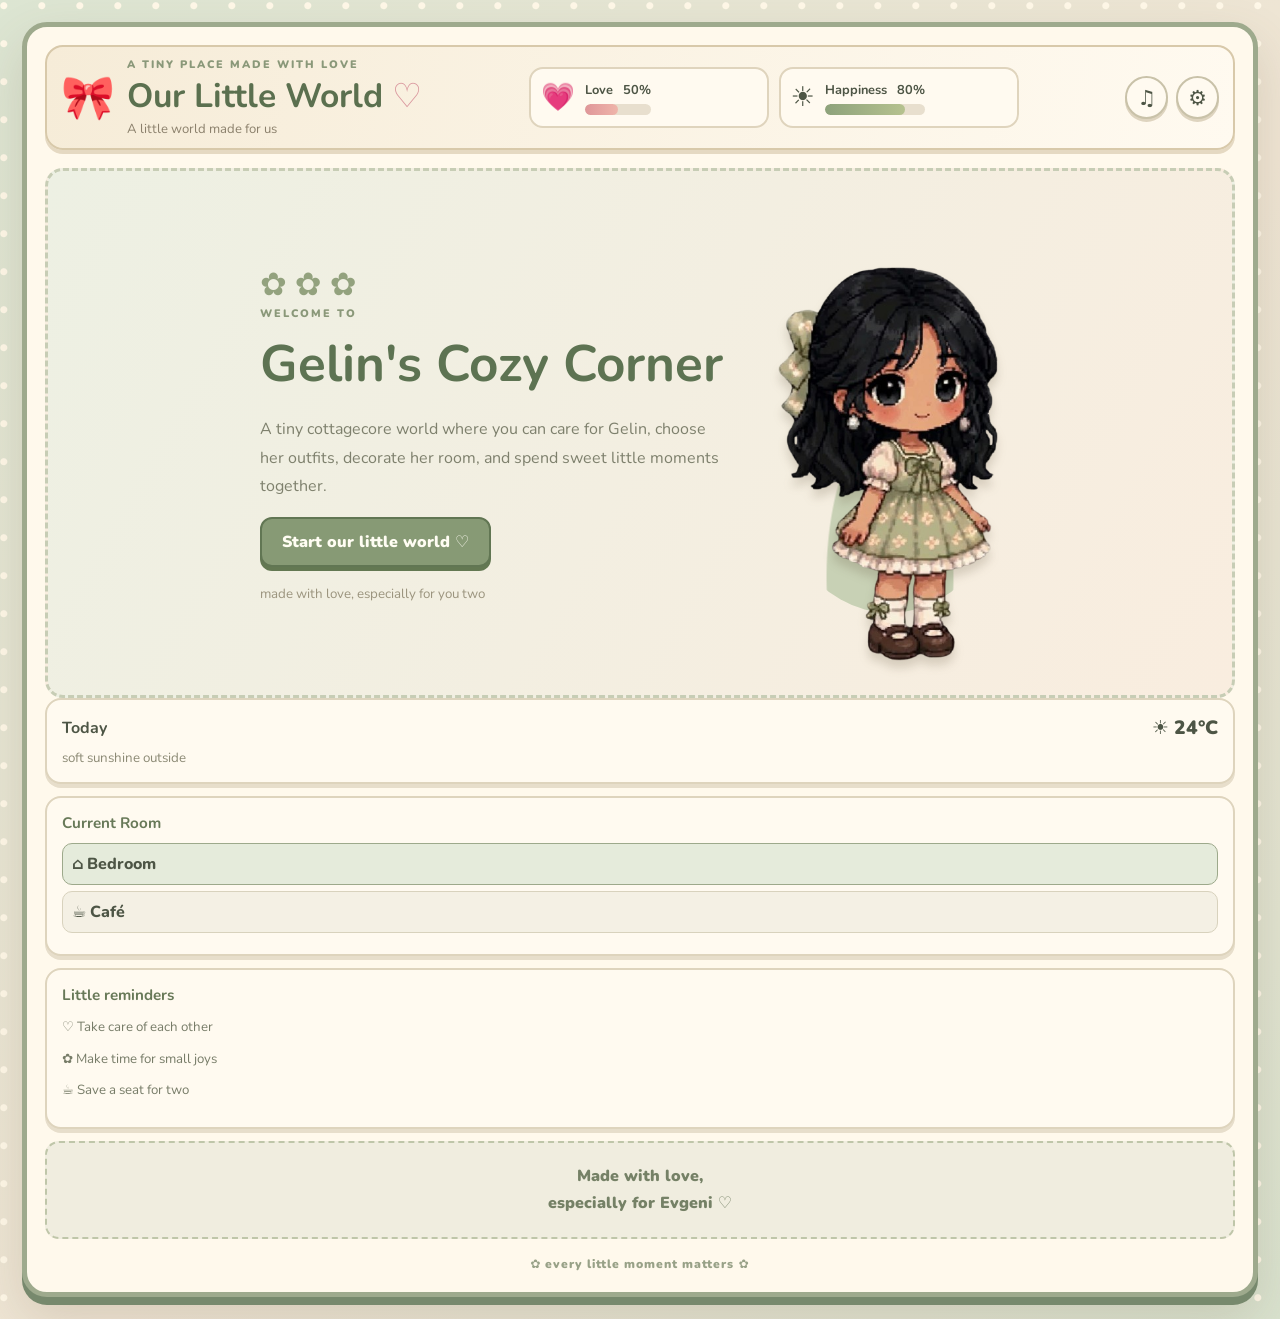
<file: index.html>
<!doctype html>
<html lang="en">
<head>
  <meta charset="utf-8">
  <meta name="viewport" content="width=device-width, initial-scale=1">
  <meta name="theme-color" content="#e8e2ce">
  <title>Our Little World ♡</title>
  <link rel="stylesheet" href="style.css">
</head>
<body>
<main class="game-shell">
  <header class="topbar">
    <div class="brand">
      <div class="brand-bow">🎀</div>
      <div><p class="eyebrow">a tiny place made with love</p><h1>Our Little World <span>♡</span></h1><p class="subtitle">A little world made for us</p></div>
    </div>
    <div class="top-stats">
      <div class="stat-card love"><span class="stat-icon">💗</span><div><b>Love <strong id="loveValue">50%</strong></b><div class="meter"><i id="loveMeter"></i></div></div></div>
      <div class="stat-card"><span class="stat-icon">☀️</span><div><b>Happiness <strong id="happyValue">80%</strong></b><div class="meter"><i id="happyMeter"></i></div></div></div>
    </div>
    <div class="top-actions"><button class="round-button" id="soundButton" aria-label="Toggle sound">♫</button><button class="round-button" id="resetButton" aria-label="Reset game">⚙</button></div>
  </header>

  <section id="startScreen" class="start-screen">
    <div class="start-copy">
      <span class="tiny-flower">✿ ✿ ✿</span>
      <p class="eyebrow">welcome to</p><h2>Gelin's Cozy Corner</h2>
      <p>A tiny cottagecore world where you can care for Gelin, choose her outfits, decorate her room, and spend sweet little moments together.</p>
      <button class="main-button" id="startButton">Start our little world ♡</button>
      <small>made with love, especially for you two</small>
    </div>
    <div class="start-art"><img id="character" src="assets/gelin-character.png" alt="Chibi Gelin in a sage-green dress"></div>
  </section>

  <section id="gameScreen" class="hidden">
    <div class="game-layout">
      <div class="main-column">
        <div class="room-heading"><span id="roomLabel">⌂ Gelin's Bedroom</span><span class="day-pill">DAY <b id="dayCount">01</b></span></div>
        <div class="room" id="room">
          <div class="room-overlay"></div>
          <div class="speech" id="speech">Hi! I'm happy you're here ♡</div>
          <img class="room-character" id="character" src="assets/gelin-character.png" alt="Gelin">
          <div class="sparkle" id="sparkle"></div>
        </div>
        <nav class="tabs">
          <button class="tab active" data-panel="care">♡ Care</button>
          <button class="tab" data-panel="dress">✿ Dress up</button>
          <button class="tab" data-panel="date">☕ Dates</button>
        </nav>
        <section class="panel" id="carePanel">
          <h3>What would you like to do? ♡</h3>
          <div class="action-grid">
            <button class="action-button" data-action="feed"><span>🍓</span>Feed</button>
            <button class="action-button" data-action="shower"><span>🫧</span>Shower</button>
            <button class="action-button" data-action="sleep"><span>🛏️</span>Sleep</button>
            <button class="action-button" data-action="hug"><span>💗</span>Hug</button>
            <button class="action-button" data-action="kiss"><span>💋</span>Kiss</button>
            <button class="action-button" data-action="dance"><span>♫</span>Dance</button>
          </div>
        </section>
        <section class="panel hidden" id="dressPanel">
          <h3>Choose a little outfit ♡</h3>
         <button class="outfit-button" data-outfit="everyday">
  Everyday
</button>

<button class="outfit-button" data-outfit="pajamas">
  Cozy Pajamas
</button>

<button class="outfit-button" data-outfit="date">
  Date Outfit
</button>
</div>
          <p class="hint">Outfit choices change Gelin's little accessories and the scene mood.</p>
        </section>
        <section class="panel hidden" id="datePanel">
          <h3>Let's go somewhere sweet! ♡</h3>
          <div class="date-card"><img src="assets/cafe.png" alt="Little Fern Cafe illustration"><div><b>Little Fern Café</b><p>Warm tea, tiny cakes, and time together.</p><button class="main-button" id="cafeButton">Go on a café date ♡</button></div></div>
          <p id="dateMessage" class="hint">Your next little adventure is waiting.</p>
        </section>
      </div>
      <aside class="side-column">
        <div class="side-card weather"><div><b>Today</b><span>☀️ 24°C</span></div><small>soft sunshine outside</small></div>
        <div class="side-card"><h3>Current Room</h3><button class="side-link active" id="bedroomButton">⌂ Bedroom</button><button class="side-link" id="cafeRoomButton">☕ Café</button></div>
        <div class="side-card"><h3>Little reminders</h3><p>♡ Take care of each other</p><p>✿ Make time for small joys</p><p>☕ Save a seat for two</p></div>
        <div class="side-note">Made with love,<br>especially for Evgeni ♡</div>
      </aside>
    </div>
  </section>
  <footer class="footer">✿ every little moment matters ✿</footer>
</main>
<script src="script.js"></script>
</body>
</html>
</file>
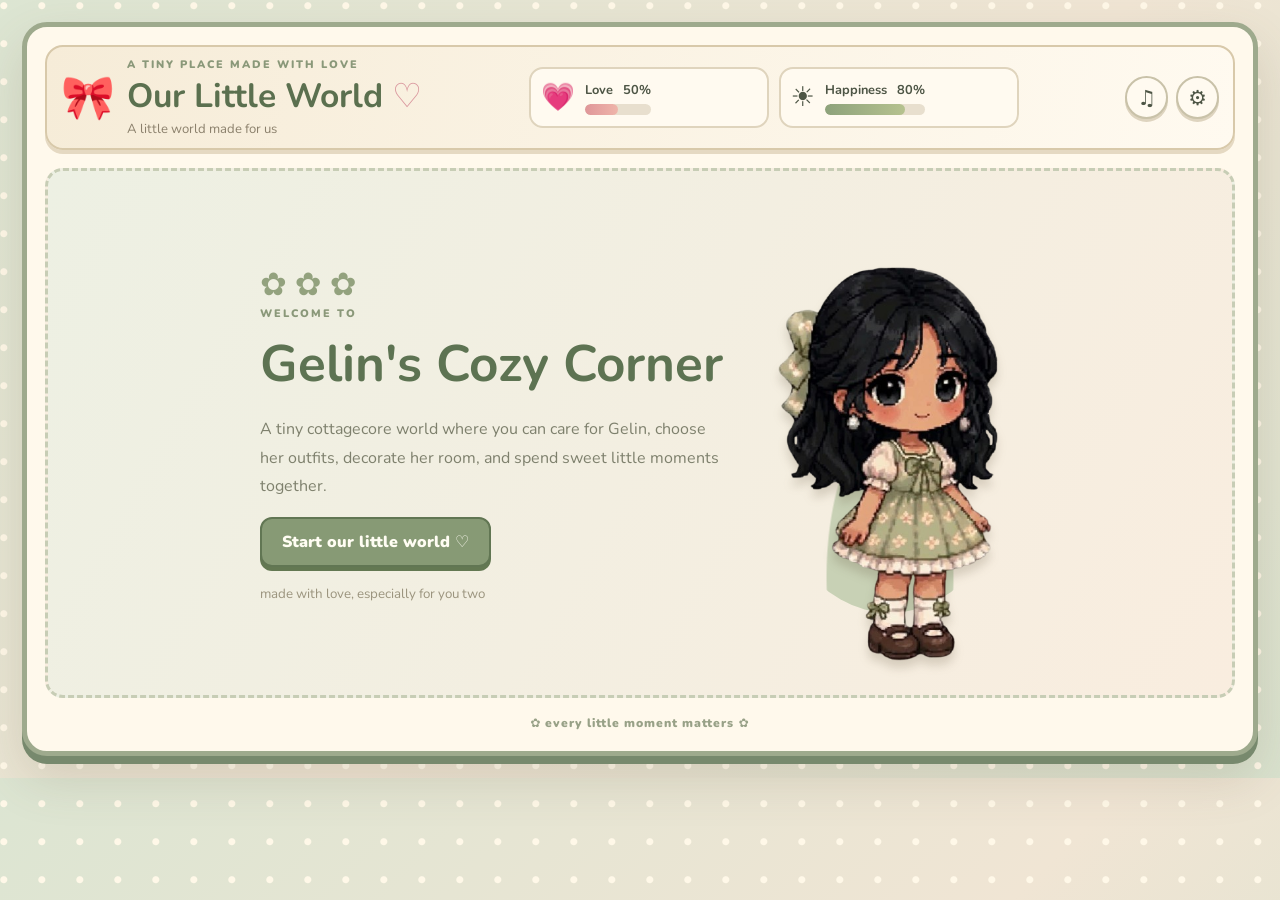
<file: orca_share_media1795516323934_7530941299543486047.html>
<!doctype html>
<html lang="en">
<head>
  <meta charset="utf-8">
  <meta name="viewport" content="width=device-width, initial-scale=1">
  <meta name="theme-color" content="#e8e2ce">
  <title>Our Little World ♡</title>
  <link rel="stylesheet" href="style.css">
</head>
<body>
<main class="game-shell">
  <header class="topbar">
    <div class="brand">
      <div class="brand-bow">🎀</div>
      <div><p class="eyebrow">a tiny place made with love</p><h1>Our Little World <span>♡</span></h1><p class="subtitle">A little world made for us</p></div>
    </div>
    <div class="top-stats">
      <div class="stat-card love"><span class="stat-icon">💗</span><div><b>Love <strong id="loveValue">50%</strong></b><div class="meter"><i id="loveMeter"></i></div></div></div>
      <div class="stat-card"><span class="stat-icon">☀️</span><div><b>Happiness <strong id="happyValue">80%</strong></b><div class="meter"><i id="happyMeter"></i></div></div></div>
    </div>
    <div class="top-actions"><button class="round-button" id="soundButton" aria-label="Toggle sound">♫</button><button class="round-button" id="resetButton" aria-label="Reset game">⚙</button></div>
  </header>

  <section id="startScreen" class="start-screen">
    <div class="start-copy">
      <span class="tiny-flower">✿ ✿ ✿</span>
      <p class="eyebrow">welcome to</p><h2>Gelin's Cozy Corner</h2>
      <p>A tiny cottagecore world where you can care for Gelin, choose her outfits, decorate her room, and spend sweet little moments together.</p>
      <button class="main-button" id="startButton">Start our little world ♡</button>
      <small>made with love, especially for you two</small>
    </div>
    <div class="start-art"><img src="assets/gelin-character.png" alt="Chibi Gelin in a sage-green dress"></div>
  </section>

  <section id="gameScreen" class="hidden">
    <div class="game-layout">
      <div class="main-column">
        <div class="room-heading"><span id="roomLabel">⌂ Gelin's Bedroom</span><span class="day-pill">DAY <b id="dayCount">01</b></span></div>
        <div class="room" id="room">
          <div class="room-overlay"></div>
          <div class="speech" id="speech">Hi! I'm happy you're here ♡</div>
          <img class="room-character" id="character" src="assets/gelin-character.png" alt="Gelin">
          <div class="sparkle" id="sparkle"></div>
        </div>
        <nav class="tabs">
          <button class="tab active" data-panel="care">♡ Care</button>
          <button class="tab" data-panel="dress">✿ Dress up</button>
          <button class="tab" data-panel="date">☕ Dates</button>
        </nav>
        <section class="panel" id="carePanel">
          <h3>What would you like to do? ♡</h3>
          <div class="action-grid">
            <button class="action-button" data-action="feed"><span>🍓</span>Feed</button>
            <button class="action-button" data-action="shower"><span>🫧</span>Shower</button>
            <button class="action-button" data-action="sleep"><span>🛏️</span>Sleep</button>
            <button class="action-button" data-action="hug"><span>💗</span>Hug</button>
            <button class="action-button" data-action="kiss"><span>💋</span>Kiss</button>
            <button class="action-button" data-action="dance"><span>♫</span>Dance</button>
          </div>
        </section>
        <section class="panel hidden" id="dressPanel">
          <h3>Choose a little outfit ♡</h3>
          <div class="outfit-grid">
            <button class="outfit-button selected" data-outfit="cottage"><img src="assets/outfits-accessories.png" alt="">🌿 Cottage dress</button>
            <button class="outfit-button" data-outfit="pajamas">🌙 Cozy pajamas</button>
            <button class="outfit-button" data-outfit="date">🌷 Date outfit</button>
          </div>
          <p class="hint">Outfit choices change Gelin's little accessories and the scene mood.</p>
        </section>
        <section class="panel hidden" id="datePanel">
          <h3>Let's go somewhere sweet! ♡</h3>
          <div class="date-card"><img src="assets/cafe.png" alt="Little Fern Cafe illustration"><div><b>Little Fern Café</b><p>Warm tea, tiny cakes, and time together.</p><button class="main-button" id="cafeButton">Go on a café date ♡</button></div></div>
          <p id="dateMessage" class="hint">Your next little adventure is waiting.</p>
        </section>
      </div>
      <aside class="side-column">
        <div class="side-card weather"><div><b>Today</b><span>☀️ 24°C</span></div><small>soft sunshine outside</small></div>
        <div class="side-card"><h3>Current Room</h3><button class="side-link active" id="bedroomButton">⌂ Bedroom</button><button class="side-link" id="cafeRoomButton">☕ Café</button></div>
        <div class="side-card"><h3>Little reminders</h3><p>♡ Take care of each other</p><p>✿ Make time for small joys</p><p>☕ Save a seat for two</p></div>
        <div class="side-note">Made with love,<br>especially for Evgeni ♡</div>
      </aside>
    </div>
  </section>
  <footer class="footer">✿ every little moment matters ✿</footer>
</main>
<script src="script.js"></script>
</body>
</html>
</file>
<file: style.css>
@import url('https://fonts.googleapis.com/css2?family=Nunito:wght@500;600;700;800;900&display=swap');
:root{--sage:#899879;--sage-dark:#596b50;--cream:#fff8e9;--paper:#f7efdf;--pink:#e9b9ad;--ink:#4d5545;--brown:#8b725b;--line:#d8c9aa}
*{box-sizing:border-box}body{margin:0;padding:22px;background:radial-gradient(circle at 10% 15%,#fff8e8 0 3px,transparent 4px),linear-gradient(135deg,#dce5d2,#f0e5d4 55%,#d9e2ce);background-size:38px 38px,auto;color:var(--ink);font-family:Nunito,system-ui,sans-serif}
button{font:inherit;cursor:pointer;color:inherit}.game-shell{max-width:1320px;margin:auto;padding:18px;background:#fff9ec;border:5px solid #9eaa8d;border-radius:25px;box-shadow:0 8px 0 #77896d,0 22px 50px #685a4430}
.topbar{display:flex;align-items:center;gap:18px;justify-content:space-between;padding:10px 14px;margin-bottom:18px;background:linear-gradient(100deg,#f6ecd8,#fffaf0);border:2px solid var(--line);border-radius:18px;box-shadow:0 4px 0 #e5d9c2}
.brand{display:flex;align-items:center;gap:12px}.brand-bow{font-size:2.7rem}.eyebrow{margin:0;color:#8a9879;font-size:.68rem;letter-spacing:2px;text-transform:uppercase;font-weight:900}h1{font-size:clamp(1.3rem,3vw,2.1rem);margin:1px 0;color:#5b704f}h1 span{color:#d9959c}.subtitle{margin:0;font-size:.82rem;color:#8b806c}
.top-stats{display:flex;gap:10px;flex:1;max-width:490px}.stat-card{display:flex;align-items:center;gap:10px;flex:1;min-width:0;padding:10px;background:#fffaf0;border:2px solid #dfd4bd;border-radius:14px}.stat-icon{font-size:1.7rem}.stat-card b{display:flex;justify-content:space-between;gap:10px;font-size:.8rem}.stat-card strong{white-space:nowrap}.meter{height:11px;margin-top:5px;background:#e8dfce;border-radius:10px;overflow:hidden}.meter i{display:block;width:80%;height:100%;background:linear-gradient(90deg,#8da27b,#b6c28f);border-radius:10px;transition:width .3s}.love .meter i{background:linear-gradient(90deg,#df9699,#efb5aa)}
.top-actions{display:flex;gap:8px}.round-button{width:43px;height:43px;border:2px solid #c9c2a9;border-radius:50%;background:#fffaf0;font-size:1.3rem;box-shadow:0 3px 0 #ded4bf}
.start-screen{min-height:530px;display:flex;align-items:center;justify-content:center;gap:30px;padding:30px;background:linear-gradient(120deg,#edf0e3,#f9eddf);border:3px dashed #c7cdb5;border-radius:18px}.start-copy{max-width:470px}.start-copy h2{font-size:clamp(2rem,5vw,3.2rem);color:#5d7352;margin:8px 0}.start-copy p:not(.eyebrow){line-height:1.8;color:#7e806d}.start-copy small{display:block;margin-top:18px;color:#9b947e}.tiny-flower{font-size:2rem;color:#93a27e}.start-art{width:260px;height:360px;display:grid;place-items:end center;background:radial-gradient(ellipse at 50% 90%,#c8d1b5 0 34%,transparent 35%);border-radius:50%}.start-art img{height:100%;max-width:100%;object-fit:contain;filter:drop-shadow(0 8px 5px #62513b35)}
.main-button{padding:12px 20px;background:#879a75;color:#fffdf3;border:2px solid #617653;border-radius:12px;font-weight:900;box-shadow:0 4px 0 #637852;transition:.15s}.main-button:hover{transform:translateY(-2px)}.main-button:active{transform:translateY(3px);box-shadow:0 1px 0 #637852}
.hidden{display:none!important}.game-layout{display:grid;grid-template-columns:minmax(0,1fr) 230px;gap:16px}.room-heading{display:flex;align-items:center;justify-content:space-between;margin-bottom:9px;color:#657655;font-weight:900}.day-pill{padding:7px 12px;background:#f6efdf;border:2px solid #d8c9aa;border-radius:18px;font-size:.75rem}.room{height:clamp(390px,43vw,570px);position:relative;overflow:hidden;border:4px solid #a8b18e;border-radius:18px;background:#e8e5d4 url('assets/bedroom.png') center/100% 100% no-repeat;box-shadow:inset 0 0 0 5px #fff8e8}
.room.cafe{background-image:url('assets/cafe.png')}.room-overlay{position:absolute;inset:0;pointer-events:none;background:linear-gradient(0deg,#fff0 72%,#fff4 100%)}.speech{position:absolute;z-index:3;left:50%;top:7%;transform:translateX(-50%);max-width:80%;padding:9px 14px;background:#fffaf0;border:2px solid #b7b99e;border-radius:16px;font-size:.86rem;font-weight:800;box-shadow:0 4px 0 #b4aa91;white-space:normal;text-align:center}.room-character{position:absolute;z-index:2;bottom:5%;left:50%;height:72%;max-height:430px;max-width:42%;object-fit:contain;transform:translateX(-50%);filter:drop-shadow(0 7px 5px #4f49352e);animation:float 3s ease-in-out infinite}.sparkle{position:absolute;z-index:4;left:50%;top:34%;font-size:2rem;transform:translateX(-50%);pointer-events:none}@keyframes float{50%{translate:0 -6px}}
.tabs{display:flex;gap:10px;margin:14px 0 10px}.tab{flex:1;padding:12px;background:#f4f0e4;border:2px solid #d9d4bd;border-radius:13px;color:#718064;font-weight:900;box-shadow:0 4px 0 #e1d9c6}.tab.active{background:#899b78;color:#fff;border-color:#657a59;box-shadow:0 4px 0 #667a59}.panel{padding:16px;background:linear-gradient(135deg,#f8f3e7,#fffaf0);border:2px solid #d9d4bd;border-radius:16px;box-shadow:0 4px 0 #e6dfcc}.panel h3{margin:0 0 12px;color:#637653}.action-grid{display:grid;grid-template-columns:repeat(6,1fr);gap:9px}.action-button,.outfit-button{min-height:92px;padding:10px 6px;background:#fffdf5;border:2px solid #d8d4c0;border-radius:13px;font-weight:900;box-shadow:0 4px 0 #ddd7c4;transition:.15s}.action-button:hover,.outfit-button:hover{transform:translateY(-3px);background:#f4f4e9}.action-button span{display:block;font-size:1.8rem;margin-bottom:5px}.outfit-grid{display:grid;grid-template-columns:repeat(3,1fr);gap:10px}.outfit-button{min-height:68px}.outfit-button.selected{border-color:#829574;background:#e9efdf}.outfit-button img{display:none}.hint{font-size:.85rem;color:#85836f;line-height:1.6}.date-card{display:flex;gap:15px;align-items:center;padding:10px;background:#fffdf5;border:2px solid #ded4bd;border-radius:14px}.date-card img{width:150px;height:110px;object-fit:cover;border-radius:9px;border:2px solid #d8c9aa}.date-card p{font-size:.85rem;color:#817d6c}.side-column{display:flex;flex-direction:column;gap:12px}.side-card{padding:15px;background:#fffaf0;border:2px solid #ded4bd;border-radius:16px;box-shadow:0 4px 0 #e7decb}.side-card h3{margin:0 0 10px;color:#687958;font-size:.95rem}.weather div{display:flex;justify-content:space-between;align-items:center}.weather span{font-size:1.2rem;font-weight:900}.weather small{display:block;margin-top:8px;color:#8c8a75}.side-link{display:block;width:100%;margin:6px 0;padding:9px;text-align:left;background:#f4f0e4;border:1px solid #d8d2bd;border-radius:10px;font-weight:800}.side-link.active{background:#e5ebdb;border-color:#9da98b}.side-card p{font-size:.83rem;color:#777c68}.side-note{margin-top:auto;padding:20px 10px;text-align:center;color:#758166;background:#f0eddf;border:2px dashed #bfc6a9;border-radius:14px;font-weight:900;line-height:1.7}.footer{text-align:center;padding:17px 5px 2px;color:#98a187;font-size:.76rem;font-weight:900;letter-spacing:1px}
@media(max-width:850px){.topbar{flex-wrap:wrap}.top-stats{order:3;max-width:none;flex-basis:100%}.game-layout{grid-template-columns:1fr}.side-column{display:grid;grid-template-columns:repeat(2,1fr)}.side-note{margin:0}.room{height:430px}}
@media(max-width:560px){body{padding:7px}.game-shell{padding:10px;border-width:3px}.brand-bow{font-size:2rem}.top-actions{margin-left:auto}.stat-card{padding:7px 6px}.stat-card b{font-size:.68rem}.stat-icon{font-size:1.2rem}.room{height:340px}.room-character{height:66%;max-width:58%}.speech{font-size:.72rem}.action-grid{grid-template-columns:repeat(3,1fr)}.action-button{min-height:80px}.outfit-grid{grid-template-columns:1fr}.date-card{align-items:flex-start;flex-direction:column}.date-card img{width:100%;height:130px}.side-column{grid-template-columns:1fr 1fr}}
</file>
